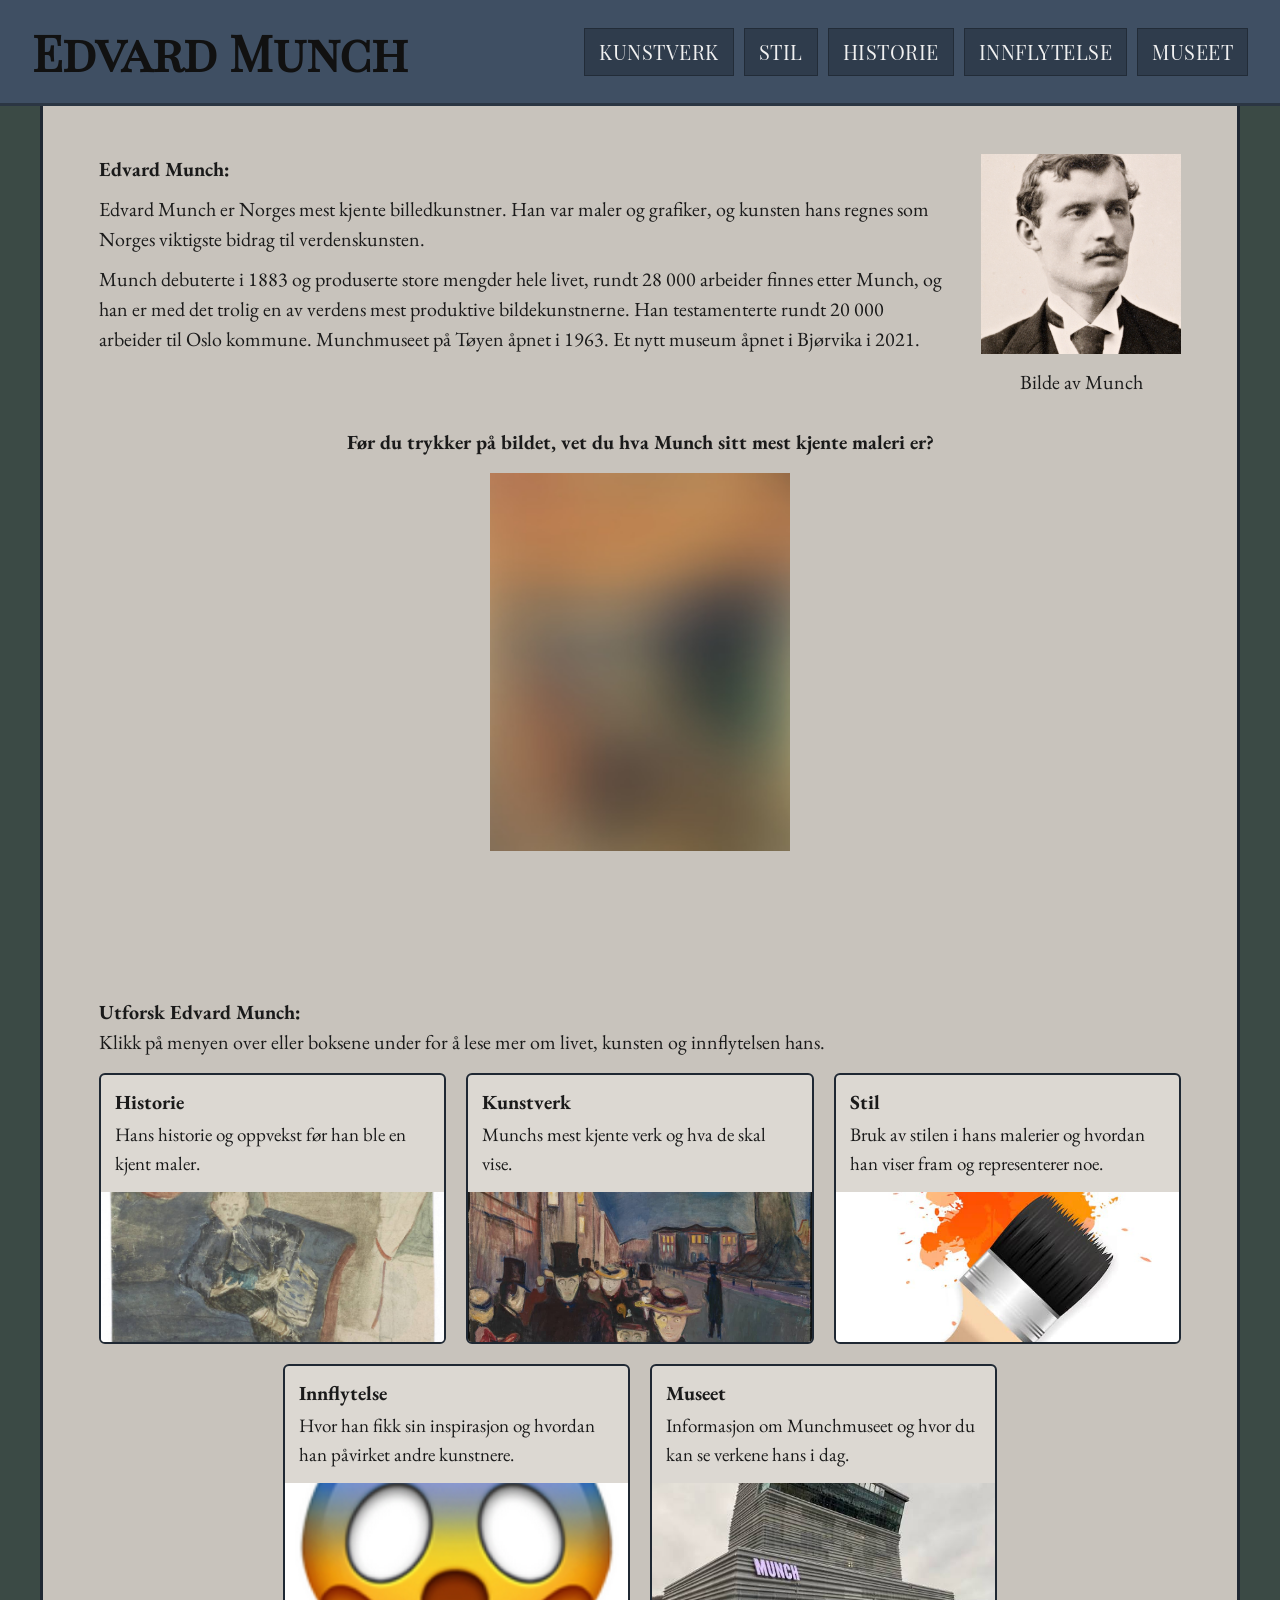
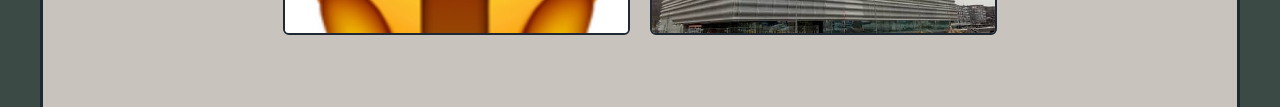
<file: index.html>
<!DOCTYPE html>
<html lang="no">
<head>
  <meta charset="UTF-8">
  <meta name="viewport" content="width=device-width, initial-scale=1.0">
  <title>Edvard Munch forsiden</title>
  <link rel="stylesheet" href="style.css">
</head>
<body>

  <header>
    <a href="index.html" class="tittel">Edvard Munch</a>
    <nav>
      <a href="kunstverk.html">KUNSTVERK</a>
      <a href="stil.html">STIL</a>
      <a href="historie.html">HISTORIE</a>
      <a href="innflytelse.html">INNFLYTELSE</a>
      <a href="museet.html">MUSEET</a>
    </nav>
  </header>

  

  <main>
      
    
  <div class="intro-Munch">
    <div class="forside-intro-tekst">
      <h1>Edvard Munch:</h1>
      <p>Edvard Munch er Norges mest kjente billedkunstner. Han var maler og grafiker, og kunsten hans regnes som Norges viktigste bidrag til verdenskunsten.</p>
      <p>Munch debuterte i 1883 og produserte store mengder hele livet, rundt 28 000 arbeider finnes etter Munch, og han er med det trolig en av verdens mest produktive bildekunstnerne. Han testamenterte rundt 20 000 arbeider til Oslo kommune. Munchmuseet på Tøyen åpnet i 1963. Et nytt museum åpnet i Bjørvika i 2021.</p>
    </div>

    <div class="introBilde">
      <img src="bilder/forside/munchBilde.png" alt="Bilde av Edvard Munch">
      <p>Bilde av Munch</p>
    </div>
  </div>
     
  <br>


<div class="skrik-boks">
  <input type="checkbox" id="visSkrik" autocomplete="off"> <!-- KI: autocomplete fikk jeg hjelp av KI å lage siden den ville ikke starte på det uskarpe bildet når du refreshet siden-->

  <div class="uskarpBilde">
    <h2>Før du trykker på bildet, vet du hva Munch sitt mest kjente maleri er?</h2>
    <label for="visSkrik">
      <img src="bilder/forside/uskarptSkrik.jpg" alt="Et uskarpt bilde av Skrik">
    </label>
  </div>

  <div class="SkrikBilde">
    <h2>Stemmer: Skrik av Edvard Munch &#40;1893&#41;</h2>
    <img src="bilder/kunstverk/skrik.jpg" alt="Maleriet Skrik av Edvard Munch">
    <p>Skrik er Edvard Munchs mest kjente verk og et av verdens mest ikoniske malerier. Munch lagde fire versjoner av motivet mellom 1893 og 1910, inspirert av en intens opplevelse han hadde på en spasertur ved Ekeberg i Oslo da himmelen plutselig ble blodrød. Motivet uttrykker sterk angst og uro, og i dag kan du se originalversjoner av verket på både Nasjonalmuseet og Munchmuseet i Oslo.</p>
  </div>
</div>

<div class="avslutning">
<h2>Utforsk Edvard Munch:</h2>
<p>Klikk på menyen over eller boksene under for å lese mer om livet, kunsten og innflytelsen hans.</p>

  <div class="tema-bokser">
    <a href="historie.html" class="tema-boks">
      <h3>Historie</h3>
      <p>Hans historie og oppvekst før han ble en kjent maler.</p>
      <img src="bilder/forside/munchBarndomBilde.jpg" alt="Edvard Munch historie">
    </a>

    <a href="kunstverk.html" class="tema-boks">
      <h3>Kunstverk</h3>
      <p>Munchs mest kjente verk og hva de skal vise.</p>
      <img src="bilder/kunstverk/AftenKarlJohan.jpg" alt="Munchs kunstverk">
    </a>

    <a href="stil.html" class="tema-boks">
      <h3>Stil</h3>
      <p>Bruk av stilen i hans malerier og hvordan han viser fram og representerer noe.</p>
      <img src="bilder/forside/brush.jpg" alt="Munchs malestil">
    </a>

    <a href="innflytelse.html" class="tema-boks">
      <h3>Innflytelse</h3>
      <p>Hvor han fikk sin inspirasjon og hvordan han påvirket andre kunstnere.</p>
      <img src="bilder/innflytelse/emoji.png" alt="Munchs innflytelse">
    </a>

    <a href="museet.html" class="tema-boks">
      <h3>Museet</h3>
      <p>Informasjon om Munchmuseet og hvor du kan se verkene hans i dag.</p>
      <img src="bilder/forside/munchMuseet.jpg" alt="Munchmuseet">
    </a>
  </div>
</div>

  </main>



</body>
</html>
</file>
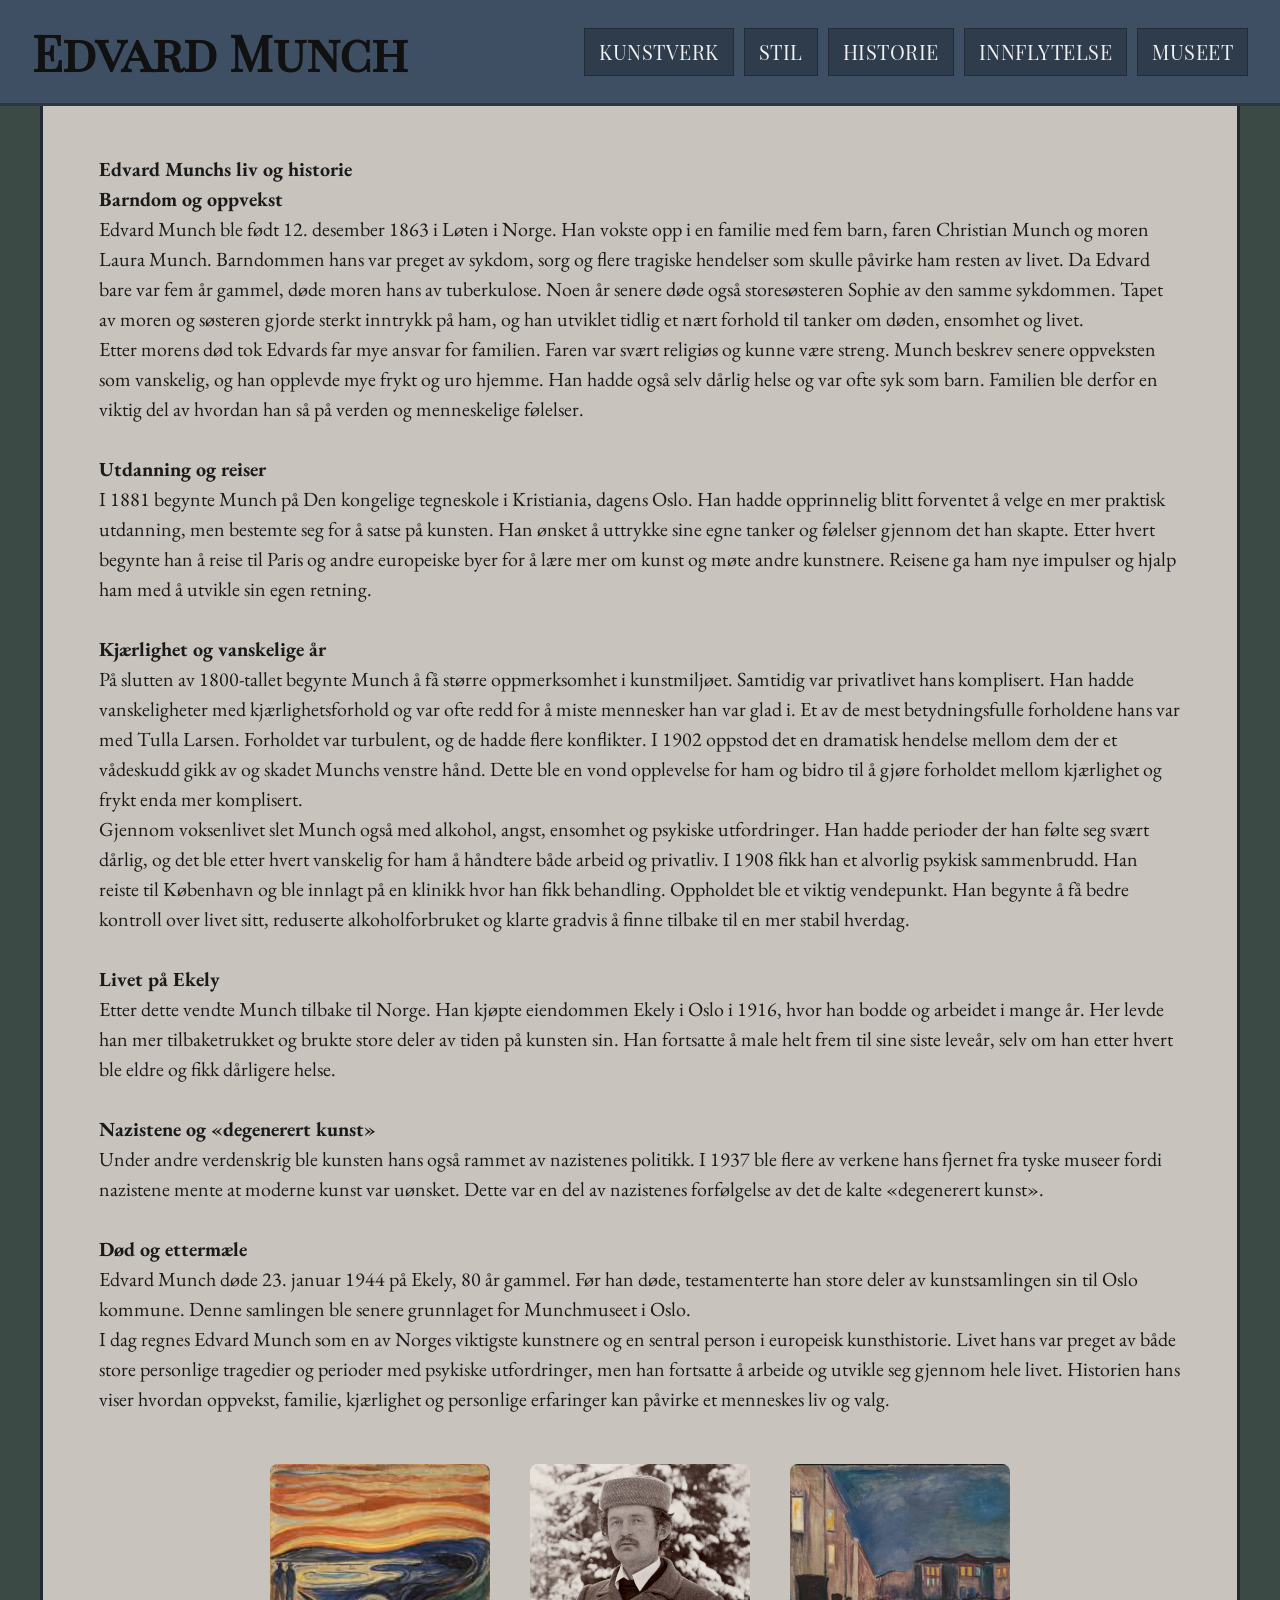
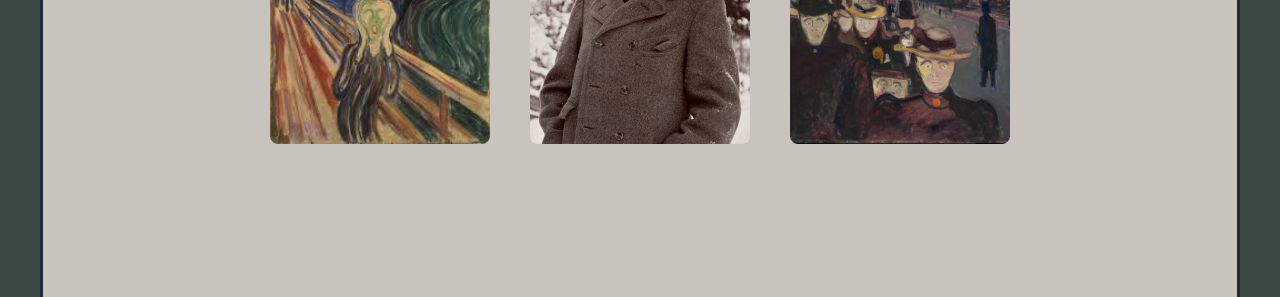
<file: historie.html>
<!DOCTYPE html>
<html lang="no">
<head>
  <meta charset="UTF-8">
  <meta name="viewport" content="width=device-width, initial-scale=1.0">
  <title>Edvard Munch</title>
  <link rel="stylesheet" href="style.css">
</head>
<body>

  <header>
    <a href="index.html" class="tittel">Edvard Munch</a>
    <nav>
      <a href="kunstverk.html">KUNSTVERK</a>
      <a href="stil.html">STIL</a>
      <a href="historie.html">HISTORIE</a>
      <a href="innflytelse.html">INNFLYTELSE</a>
      <a href="museet.html">MUSEET</a>
    </nav>
  </header>

  
    <main class="innhold">
            
        <section>
            <h2>Edvard Munchs liv og historie</h2>

            <section>
                <h3>Barndom og oppvekst</h3>
                <p>Edvard Munch ble født 12. desember 1863 i Løten i Norge. Han vokste opp i en familie med fem barn, faren Christian Munch og moren Laura Munch. Barndommen hans var preget av sykdom, sorg og flere tragiske hendelser som skulle påvirke ham resten av livet. Da Edvard bare var fem år gammel, døde moren hans av tuberkulose. Noen år senere døde også storesøsteren Sophie av den samme sykdommen. Tapet av moren og søsteren gjorde sterkt inntrykk på ham, og han utviklet tidlig et nært forhold til tanker om døden, ensomhet og livet.</p>
                <p>Etter morens død tok Edvards far mye ansvar for familien. Faren var svært religiøs og kunne være streng. Munch beskrev senere oppveksten som vanskelig, og han opplevde mye frykt og uro hjemme. Han hadde også selv dårlig helse og var ofte syk som barn. Familien ble derfor en viktig del av hvordan han så på verden og menneskelige følelser.</p>
            </section>

            <br>

            <section>
                <h3>Utdanning og reiser</h3>
                <p>I 1881 begynte Munch på Den kongelige tegneskole i Kristiania, dagens Oslo. Han hadde opprinnelig blitt forventet å velge en mer praktisk utdanning, men bestemte seg for å satse på kunsten. Han ønsket å uttrykke sine egne tanker og følelser gjennom det han skapte. Etter hvert begynte han å reise til Paris og andre europeiske byer for å lære mer om kunst og møte andre kunstnere. Reisene ga ham nye impulser og hjalp ham med å utvikle sin egen retning.</p>
            </section>

            <br>

            <section>
                <h3>Kjærlighet og vanskelige år</h3>
                <p>På slutten av 1800-tallet begynte Munch å få større oppmerksomhet i kunstmiljøet. Samtidig var privatlivet hans komplisert. Han hadde vanskeligheter med kjærlighetsforhold og var ofte redd for å miste mennesker han var glad i. Et av de mest betydningsfulle forholdene hans var med Tulla Larsen. Forholdet var turbulent, og de hadde flere konflikter. I 1902 oppstod det en dramatisk hendelse mellom dem der et vådeskudd gikk av og skadet Munchs venstre hånd. Dette ble en vond opplevelse for ham og bidro til å gjøre forholdet mellom kjærlighet og frykt enda mer komplisert.</p>
                <p>Gjennom voksenlivet slet Munch også med alkohol, angst, ensomhet og psykiske utfordringer. Han hadde perioder der han følte seg svært dårlig, og det ble etter hvert vanskelig for ham å håndtere både arbeid og privatliv. I 1908 fikk han et alvorlig psykisk sammenbrudd. Han reiste til København og ble innlagt på en klinikk hvor han fikk behandling. Oppholdet ble et viktig vendepunkt. Han begynte å få bedre kontroll over livet sitt, reduserte alkoholforbruket og klarte gradvis å finne tilbake til en mer stabil hverdag.</p>
            </section>

            <br>

            <section>
                <h3>Livet på Ekely</h3>
                <p>Etter dette vendte Munch tilbake til Norge. Han kjøpte eiendommen Ekely i Oslo i 1916, hvor han bodde og arbeidet i mange år. Her levde han mer tilbaketrukket og brukte store deler av tiden på kunsten sin. Han fortsatte å male helt frem til sine siste leveår, selv om han etter hvert ble eldre og fikk dårligere helse.</p>
            </section>

            <br>

            <section>
                <h3>Nazistene og «degenerert kunst»</h3>
                <p>Under andre verdenskrig ble kunsten hans også rammet av nazistenes politikk. I 1937 ble flere av verkene hans fjernet fra tyske museer fordi nazistene mente at moderne kunst var uønsket. Dette var en del av nazistenes forfølgelse av det de kalte «degenerert kunst».</p>
            </section>

            <br>

            <section>
                <h3>Død og ettermæle</h3>
                <p>Edvard Munch døde 23. januar 1944 på Ekely, 80 år gammel. Før han døde, testamenterte han store deler av kunstsamlingen sin til Oslo kommune. Denne samlingen ble senere grunnlaget for Munchmuseet i Oslo.</p>
                <p>I dag regnes Edvard Munch som en av Norges viktigste kunstnere og en sentral person i europeisk kunsthistorie. Livet hans var preget av både store personlige tragedier og perioder med psykiske utfordringer, men han fortsatte å arbeide og utvikle seg gjennom hele livet. Historien hans viser hvordan oppvekst, familie, kjærlighet og personlige erfaringer kan påvirke et menneskes liv og valg.</p>
            </section>
        </section>
            
  <div class="bilde-rad">
    <img src="bilder/kunstverk/skrik.jpg" alt="Maleriet Skrik av Edvard Munch">

  <!-- Klikk-animasjonen på signaturen er laget med hjelp av KI  -->
  <div class="signatur-boks" tabindex="0">
    <img src="bilder/historie/edvard-munch.jpg" alt="Portrett av Edvard Munch">
    <img src="bilder/historie/signatur.png" alt="Edvard Munchs signatur" class="signatur">
  </div>

  <img src="bilder/kunstverk/AftenKarlJohan.jpg" alt="Maleriet Aften på Karl Johan av Edvard Munch">
</div>
    
    
    </main>

    

</body>
</html>
</file>
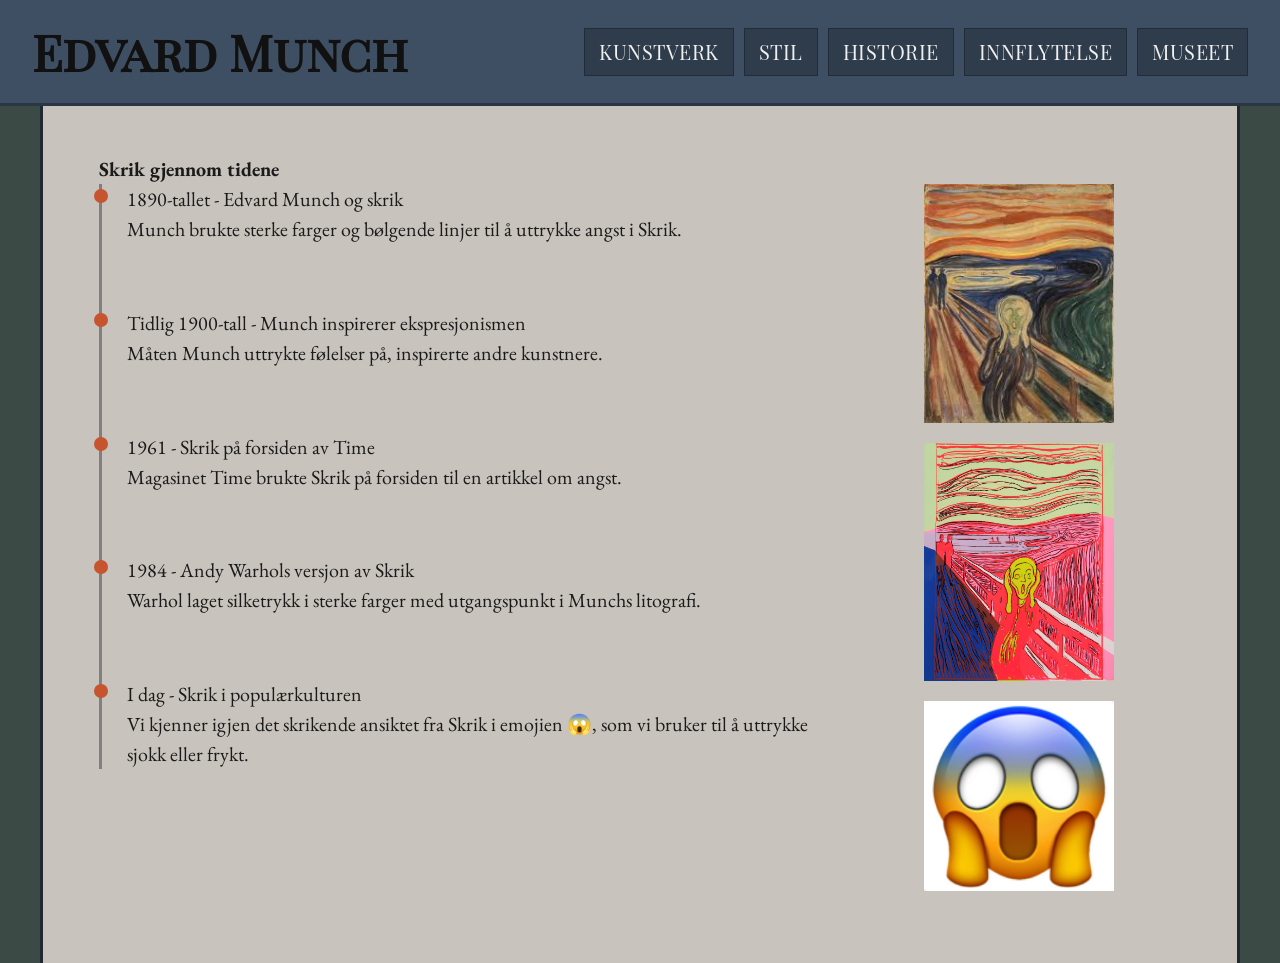
<file: innflytelse.html>
<!DOCTYPE html>
<html lang="no">
<head>
  <meta charset="UTF-8">
  <meta name="viewport" content="width=device-width, initial-scale=1.0">
  <title>Edvard Munch</title>
  <link rel="stylesheet" href="style.css">
</head>
<body>
 <header>
    <a href="index.html" class="tittel">Edvard Munch</a>
    <nav>
        <a href="kunstverk.html">KUNSTVERK</a>
        <a href="stil.html">STIL</a>
        <a href="historie.html">HISTORIE</a>
        <a href="innflytelse.html">INNFLYTELSE</a>
        <a href="museet.html">MUSEET</a>
    </nav>
  </header>


    <main>
      <h1>Skrik gjennom tidene</h1>
      
      <div class="tidslinje-layout">
  <!-- Første punkt-->    
<div class = "tidslinje">
  <span class="prikk">
    <span class ="tidslinje-tekst"> 1890-tallet - Edvard Munch og skrik<br>
      Munch brukte sterke farger og bølgende linjer til å uttrykke angst i Skrik.</span>
  </span>

   <!-- Andre punkt-->   
  <span class="prikk">
  <span class="tidslinje-tekst">
    Tidlig 1900-tall - Munch inspirerer ekspresjonismen<br>
    Måten Munch uttrykte følelser på, inspirerte andre kunstnere.
  </span>
  </span>

   <!-- Tredje punkt-->   
  <span class="prikk">
    <span class="tidslinje-tekst">
      1961 - Skrik på forsiden av Time <br>
      Magasinet Time brukte Skrik på forsiden til en artikkel om angst.
    </span>
  </span>

 <!-- Fjerde punkt-->   
  <span class="prikk">
    <span class="tidslinje-tekst">
      1984 - Andy Warhols versjon av Skrik<br>
      Warhol laget silketrykk i sterke farger med utgangspunkt i Munchs litografi.
    </span>
  </span>

   <!-- Femte punkt-->   
  <span class="prikk">
    <span class="tidslinje-tekst">
      I dag - Skrik i populærkulturen<br>
      Vi kjenner igjen det skrikende ansiktet fra Skrik i emojien  😱, 
      som vi bruker til å uttrykke sjokk eller frykt.
    </span>
  </span>



</div>
 <div class="tidslinje-bilder">
  <img src="bilder/kunstverk/skrik.jpg" alt ="Skrik av Edvard Munch">
  <img src="bilder/innflytelse/warhol.jpg" alt ="Andy Warhols versjon av skrik">
  <img src="bilder/innflytelse/emoji.png" alt = "Emoji med et skrikende ansikt">
 </div>
  </div>

</main>
  

</body>
</html>
</file>
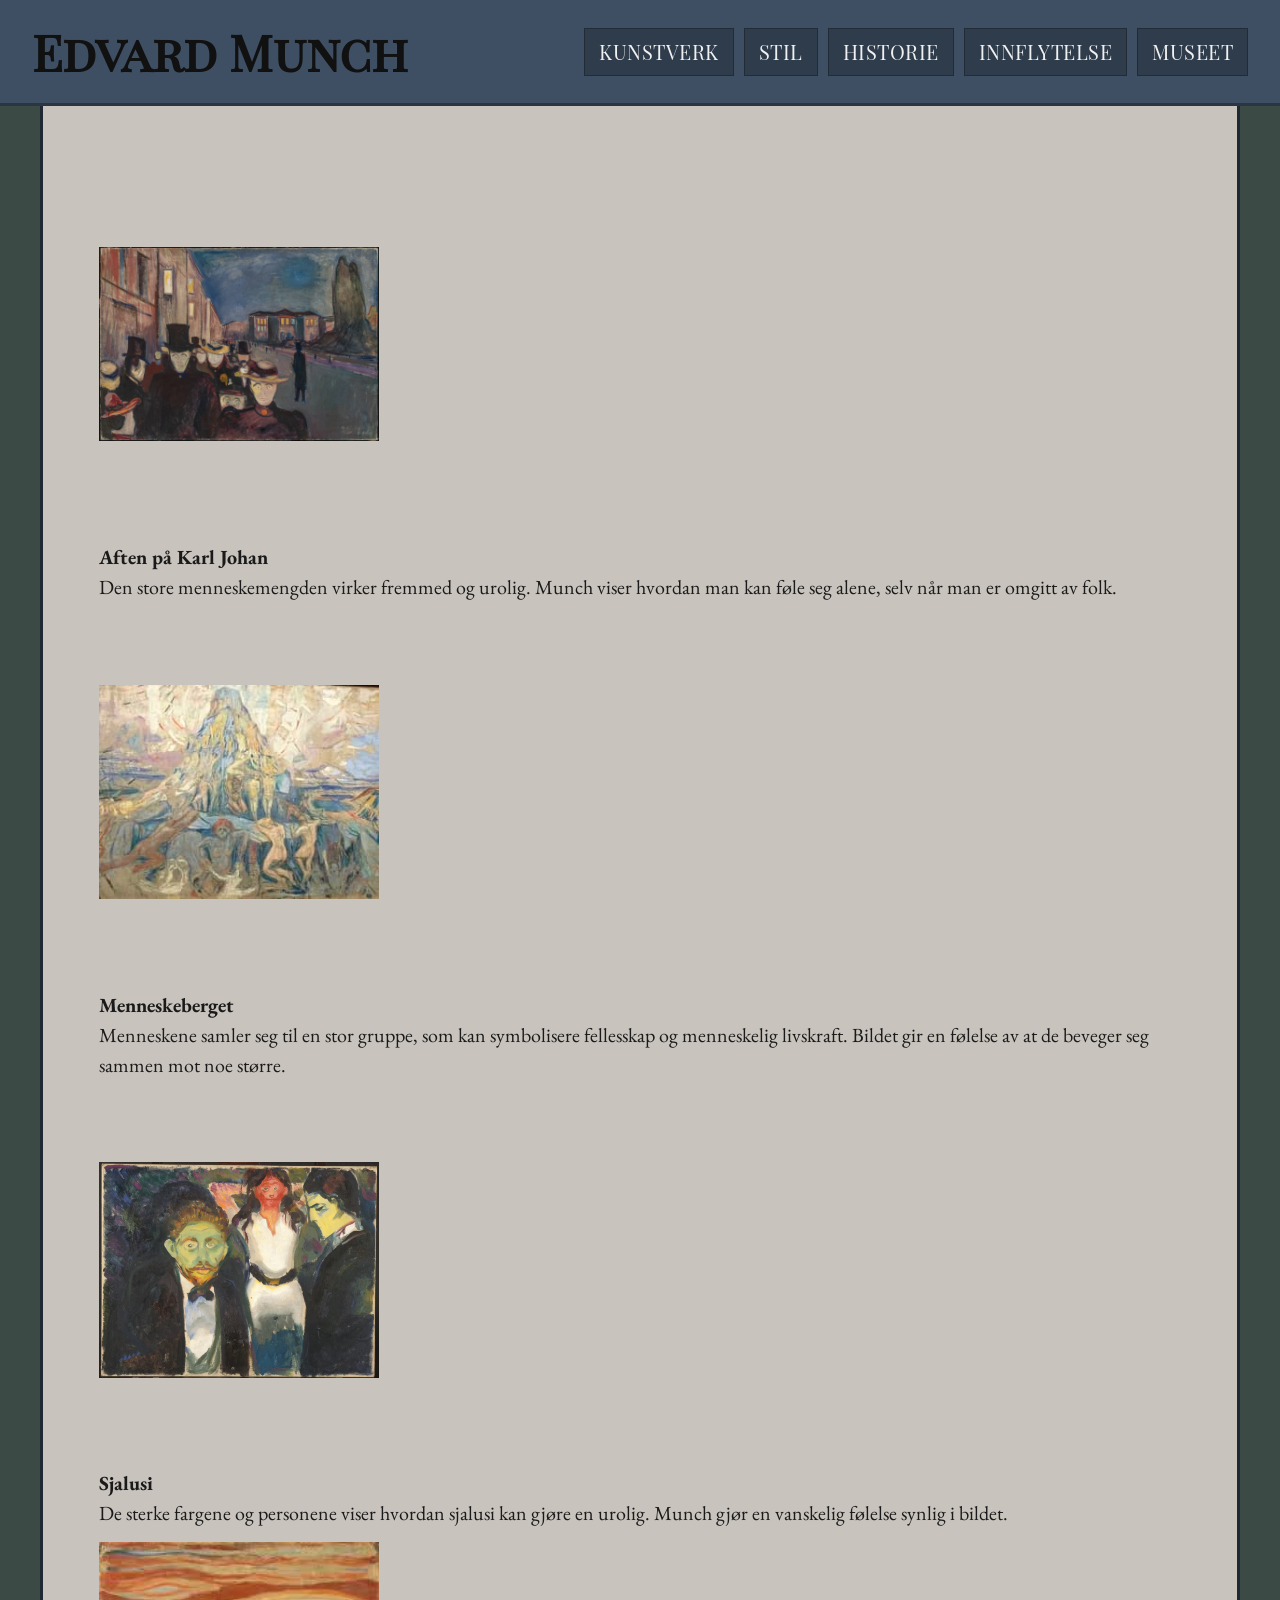
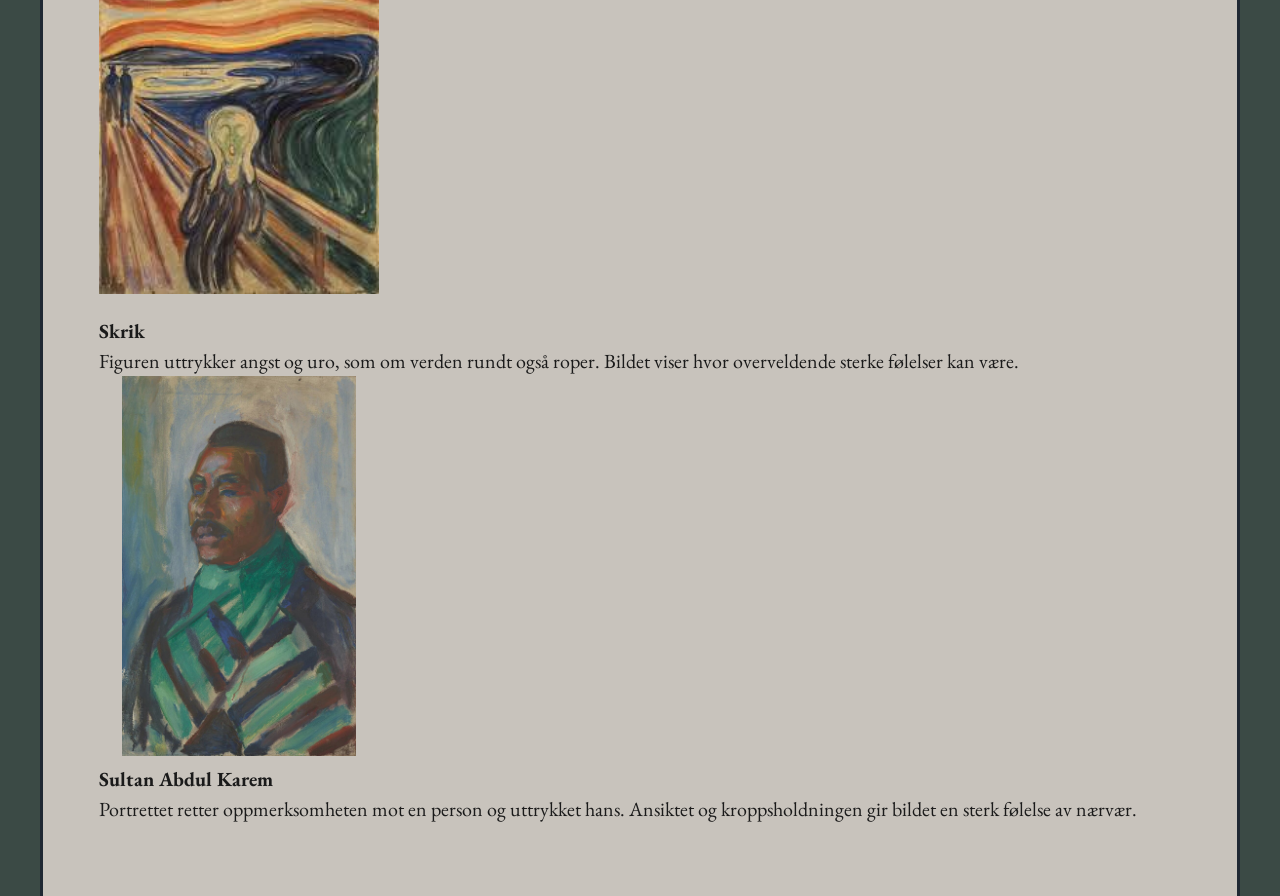
<file: kunstverk.html>
<!DOCTYPE html>
<html lang="no">
<head>
  <meta charset="UTF-8">
  <meta name="viewport" content="width=device-width, initial-scale=1.0">
  <title>Edvard Munch</title>
  <link rel="stylesheet" href="style.css">
</head>
<body>


  <header>
    <a href="index.html" class="tittel">Edvard Munch</a>
    <nav>
      <a href="kunstverk.html">KUNSTVERK</a>
      <a href="stil.html">STIL</a>
      <a href="historie.html">HISTORIE</a>
      <a href="innflytelse.html">INNFLYTELSE</a>
      <a href="museet.html">MUSEET</a>
    </nav>
  </header>


  <main>
  <div class="kunstverk-liste">

    <div class="kunstverk">
      <img src="bilder/kunstverk/AftenKarlJohan.jpg" alt="Aften på Karl Johan">
      <div class="tekst">
        <h2>Aften på Karl Johan</h2>
        <p>Den store menneskemengden virker fremmed og urolig. Munch viser hvordan man kan føle seg alene, selv når man er omgitt av folk.</p>
      </div>
    </div>

    <div class="kunstverk">
      <img src="bilder/kunstverk/menneskeberget.jpg" alt="Menneskeberget">
      <div class="tekst">
        <h2>Menneskeberget</h2>
        <p>Menneskene samler seg til en stor gruppe, som kan symbolisere fellesskap og menneskelig livskraft. Bildet gir en følelse av at de beveger seg sammen mot noe større.</p>
      </div>
    </div>

    <div class="kunstverk">
      <img src="bilder/kunstverk/Sjalusi.jpg" alt="Sjalusi">
      <div class="tekst">
        <h2>Sjalusi</h2>
        <p>De sterke fargene og personene viser hvordan sjalusi kan gjøre en urolig. Munch gjør en vanskelig følelse synlig i bildet.</p>
      </div>
    </div>

    <div class="kunstverk">
      <img src="bilder/kunstverk/skrik.jpg" alt="Skrik">
      <div class="tekst">
        <h2>Skrik</h2>
        <p>Figuren uttrykker angst og uro, som om verden rundt også roper. Bildet viser hvor overveldende sterke følelser kan være.</p>
      </div>
    </div>

    <div class="kunstverk">
      <img src="bilder/kunstverk/SultanKarem.jpg" alt="Sultan Abdul Karem">
      <div class="tekst">
        <h2>Sultan Abdul Karem</h2>
        <p>Portrettet retter oppmerksomheten mot en person og uttrykket hans. Ansiktet og kroppsholdningen gir bildet en sterk følelse av nærvær.</p>
      </div>
    </div>

  </div>
</main>

</body>
</html>
</file>
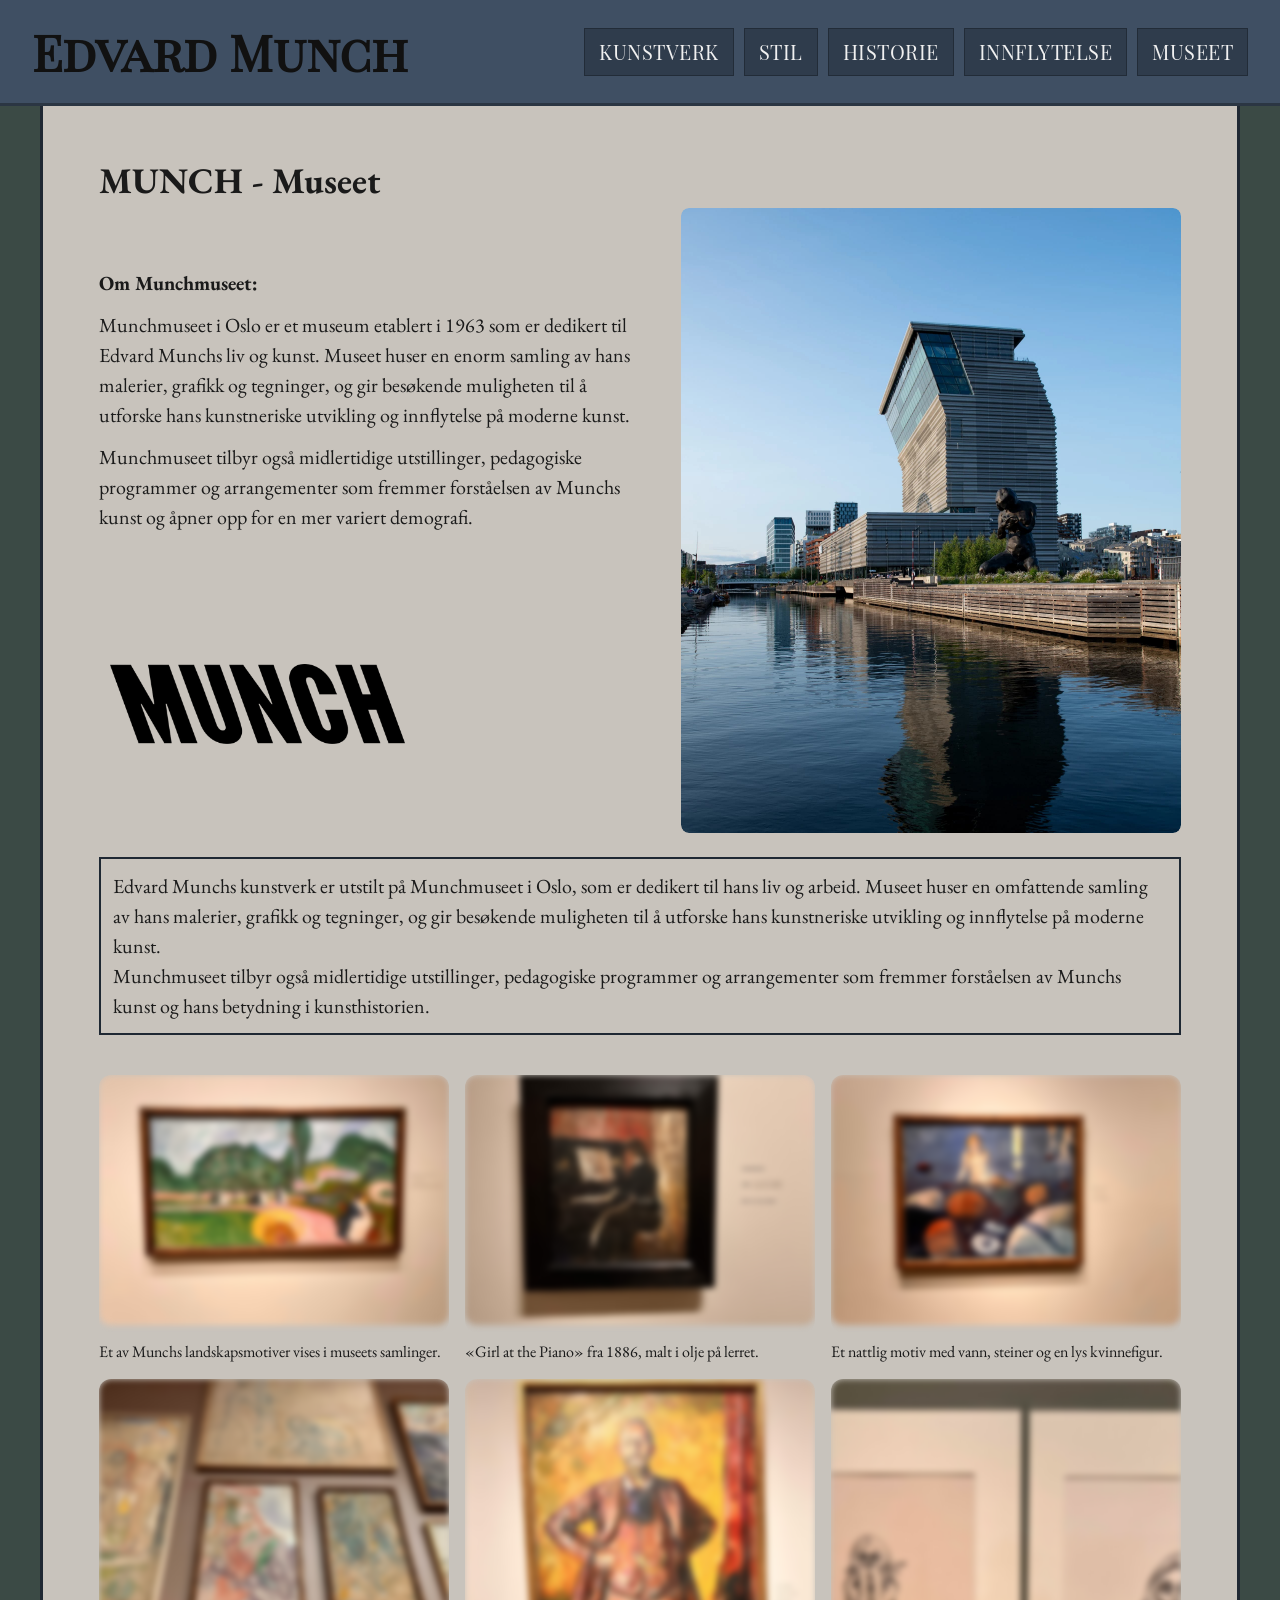
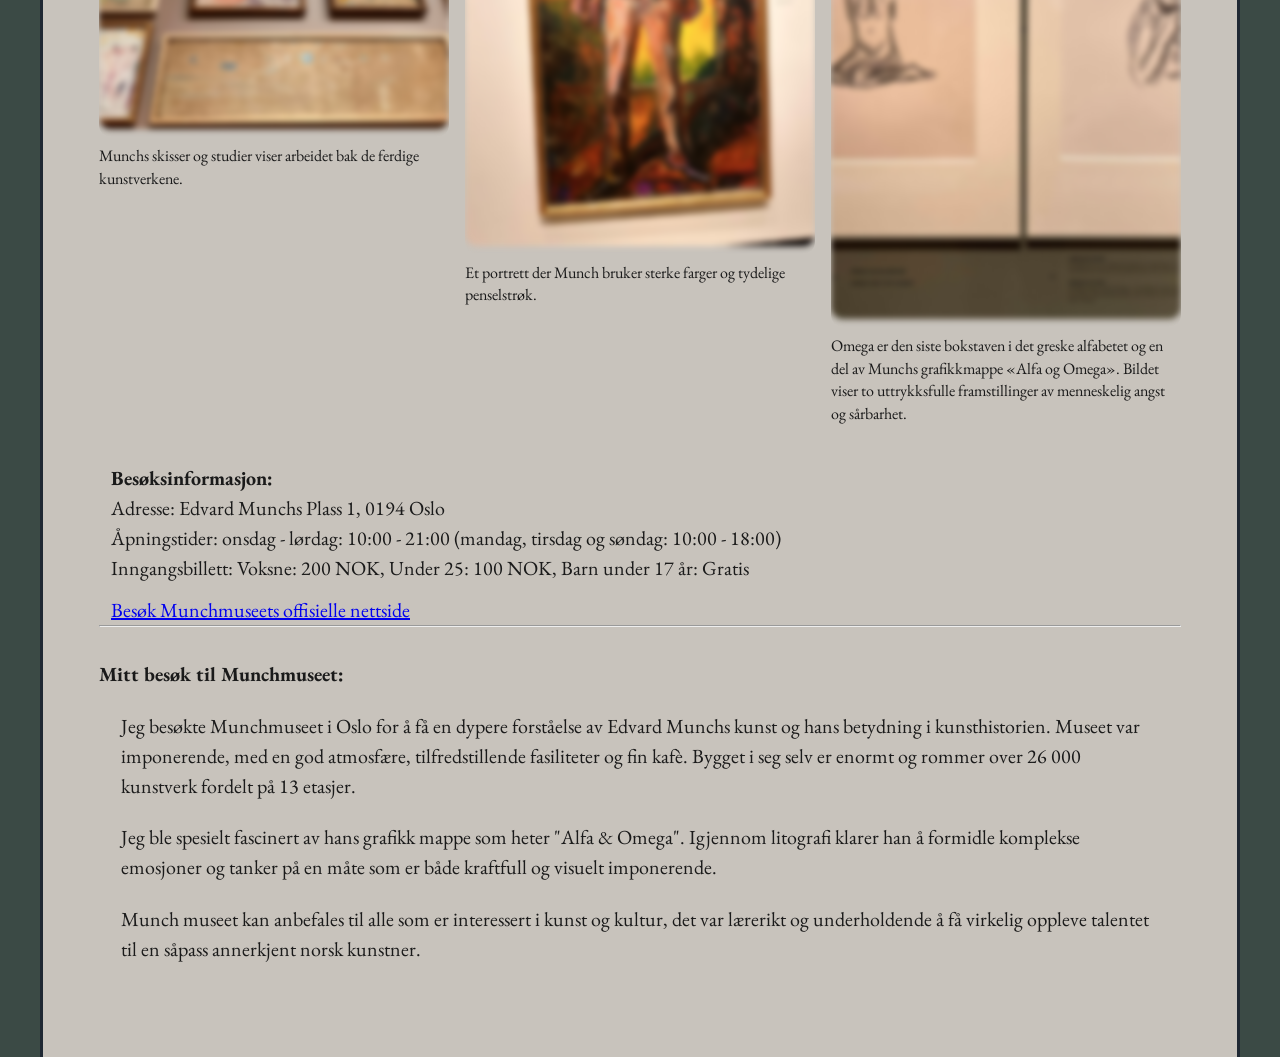
<file: museet.html>
<!DOCTYPE html>
<html lang="no">
<head>
  <meta charset="UTF-8">
  <meta name="viewport" content="width=device-width, initial-scale=1.0">
  <title>Edvard Munch</title>
    <link rel="stylesheet" href="style.css">
</head>
<body>

  <header>
    <a href="index.html" class="tittel">Edvard Munch</a>
    <nav>
      <a href="kunstverk.html">KUNSTVERK</a>
      <a href="stil.html">STIL</a>
      <a href="historie.html">HISTORIE</a>
      <a href="innflytelse.html">INNFLYTELSE</a>
      <a href="museet.html">MUSEET</a>
    </nav>
  </header>



    <main>
      <h1 id="museum-title">MUNCH - Museet</h1>
      <section class="introMunch">
        <div class="museum-intro-tekst">
          
          <h2>Om Munchmuseet:</h2>
          <p>
            Munchmuseet i Oslo er et museum etablert i 1963 som er dedikert til Edvard Munchs liv og
            kunst. Museet huser en enorm samling av hans malerier, grafikk og
            tegninger, og gir besøkende muligheten til å utforske hans kunstneriske
            utvikling og innflytelse på moderne kunst. </p>
          <p>Munchmuseet tilbyr også midlertidige utstillinger, pedagogiske programmer og arrangementer som fremmer forståelsen av Munchs kunst og åpner opp for en mer variert demografi.</p>
        </div>
          <img id="munch-logo" src="bilder/museet/munchLogo.png" alt="Munchmuseet logo">
          <div class="intro-bilde">
          <img id="museum-bilde" src="bilder/museet/munchmuseet.jpg" alt="Munchmuseet i Oslo">
          <p>Foto: Munchmuseet i Oslo</p>
         </div>
       
      </section>
      
      <section class="photo-section">
      <div class="content-section">
        <p>Edvard Munchs kunstverk er utstilt på Munchmuseet i Oslo, som er dedikert til hans liv og arbeid. Museet huser en omfattende samling av hans malerier, grafikk og tegninger, og gir besøkende muligheten til å utforske hans kunstneriske utvikling og innflytelse på moderne kunst.</p>
        <p>Munchmuseet tilbyr også midlertidige utstillinger, pedagogiske programmer og arrangementer som fremmer forståelsen av Munchs kunst og hans betydning i kunsthistorien.</p>
      </div>
      <div>

          <div class="museum-photos">
            <div>
              <a href="bilder/museet/museum1.jpg" target="_blank" rel="noopener noreferrer"><img id="museum-photo1" src="bilder/museet/museum1.jpg" alt="Munch-maleri med mennesker i et grønt landskap"></a>
              <p class="photo-tekst">Et av Munchs landskapsmotiver vises i museets samlinger.</p>
            </div>
            <div>
              <a href="bilder/museet/museum2.jpg" target="_blank" rel="noopener noreferrer"><img id="museum-photo2" src="bilder/museet/museum2.jpg" alt="Maleri av Girl at the Piano fra 1886"></a>
              <p class="photo-tekst">«Girl at the Piano» fra 1886, malt i olje på lerret.</p>
            </div>
            <div>
              <a href="bilder/museet/museum3.jpg" target="_blank" rel="noopener noreferrer"><img id="museum-photo3" src="bilder/museet/museum3.jpg" alt="Maleri av en kvinne i vannet i måneskinn"></a>
              <p class="photo-tekst">Et nattlig motiv med vann, steiner og en lys kvinnefigur.</p>
            </div>
            <div>
              <a href="bilder/museet/museum4.jpg" target="_blank" rel="noopener noreferrer"><img id="museum-photo4" src="bilder/museet/museum4.jpg" alt="Utstilling av Munchs skisser og studier"></a>
              <p class="photo-tekst">Munchs skisser og studier viser arbeidet bak de ferdige kunstverkene.</p>
            </div>
            <div>
              <a href="bilder/museet/museum5.jpg" target="_blank" rel="noopener noreferrer"><img id="museum-photo5" src="bilder/museet/museum5.jpg" alt="Portrett av en mann i rød jakke"></a>
              <p class="photo-tekst">Et portrett der Munch bruker sterke farger og tydelige penselstrøk.</p>
            </div>
            <div>
              <a href="bilder/museet/museum6.jpg" target="_blank" rel="noopener noreferrer"><img id="museum-photo6" src="bilder/museet/museum6.jpg" alt="Grafikk av omega"></a>
              <p class="photo-tekst">Omega er den siste bokstaven i det greske alfabetet og en del av Munchs grafikkmappe «Alfa og Omega». Bildet viser to uttrykksfulle framstillinger av menneskelig angst og sårbarhet.</p>
            </div>

      </div>
        </div>
       
      </section>

      <section class="visiting-info">
        <h2>Besøksinformasjon:</h2>
        <p>Adresse: Edvard Munchs Plass 1, 0194 Oslo</p>
        <p>Åpningstider: onsdag - lørdag: 10:00 - 21:00 (mandag, tirsdag og søndag: 10:00 - 18:00)</p>
        <p>Inngangsbillett: Voksne: 200 NOK, Under 25: 100 NOK, Barn under 17 år: Gratis</p>
      </section>
      <span class="museum-website-link">
        <a href="error.html" target="_blank" rel="noopener noreferrer">Besøk Munchmuseets offisielle nettside</a>
      </span>

      <hr class="section-divider">

      <div class="eget-besøk">
        <h2>Mitt besøk til Munchmuseet:</h2>
        <p>Jeg besøkte Munchmuseet i Oslo for å få en dypere forståelse av Edvard Munchs kunst og hans betydning i kunsthistorien. Museet var imponerende, med en god atmosfære, tilfredstillende fasiliteter og fin kafè.
            Bygget i seg selv er enormt og rommer over 26 000 kunstverk fordelt på 13 etasjer.</p>
        <p>Jeg ble spesielt fascinert av hans grafikk mappe som heter "Alfa & Omega". Igjennom litografi klarer han å formidle komplekse emosjoner og tanker på en måte som er både kraftfull og visuelt imponerende.</p>
        <p>Munch museet kan anbefales til alle som er interessert i kunst og kultur, det var lærerikt og underholdende å få virkelig oppleve talentet til en såpass annerkjent norsk kunstner.</p>
      
      </div>
    </main>

    

</body>
</html>

<!-- Jeg har brukt AI til å få CSS-forklaringer og
 forslag til plassering av tekst og bilder,
 rydde og strukturere CSS-en,
 og få hjelp med museets layout og klassenavn.-->
</file>
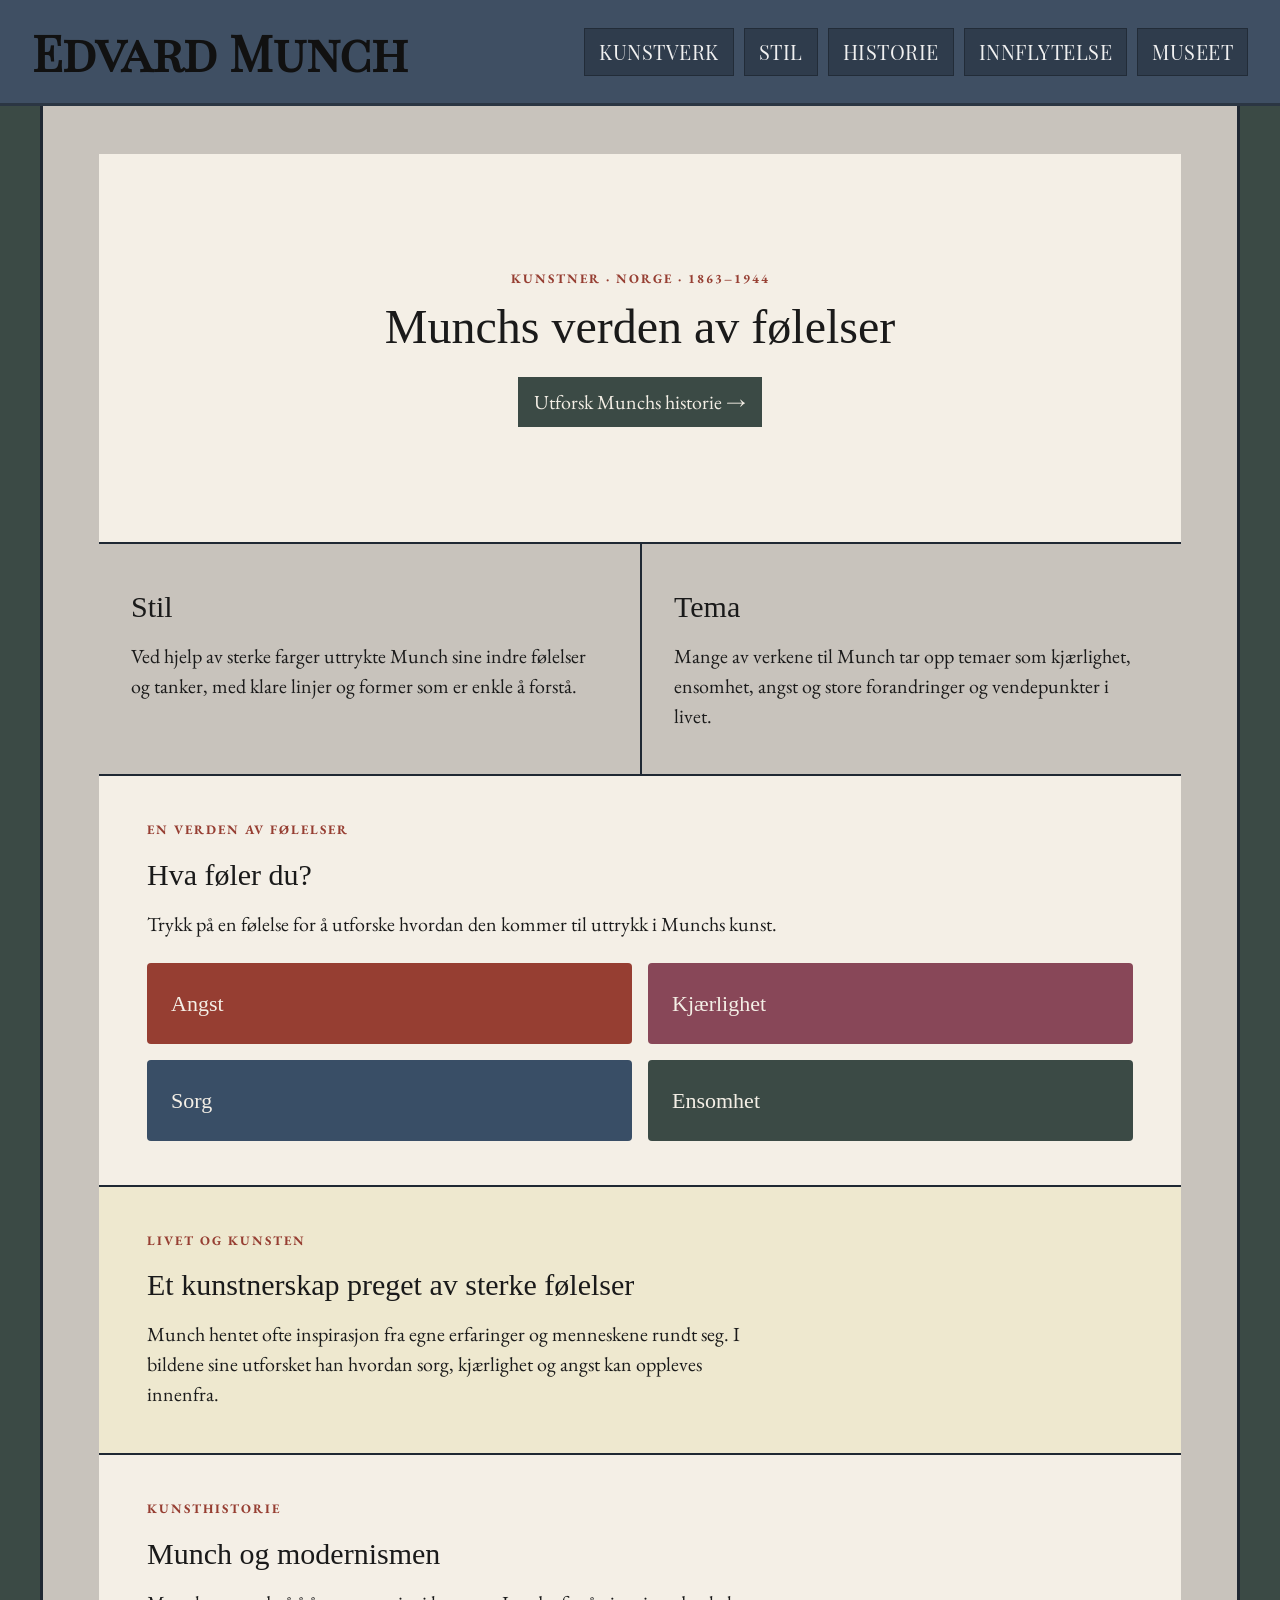
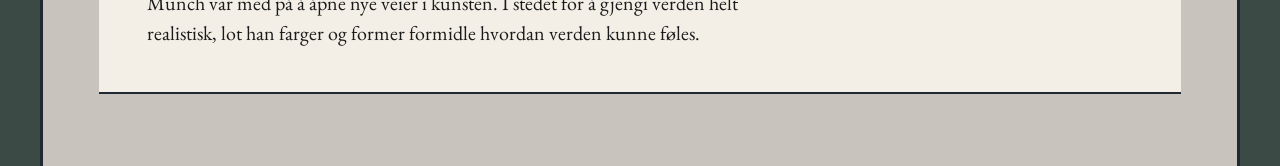
<file: stil.html>
<!DOCTYPE html>
<html lang="no">

<head>
    <meta charset="UTF-8">
    <meta name="viewport" content="width=device-width, initial-scale=1.0">
    <meta name="description" content="Utforsk Edvard Munch, kunsten hans og modernismen.">
    <title>Munchs verden av følelser</title>
    <link rel="stylesheet" href="style.css">
</head>

<body>

    <header>
        <a href="index.html" class="tittel">Edvard Munch</a>
        <nav>
            <a href="kunstverk.html">KUNSTVERK</a>
            <a href="stil.html">STIL</a>
            <a href="historie.html">HISTORIE</a>
            <a href="innflytelse.html">INNFLYTELSE</a>
            <a href="museet.html">MUSEET</a>
        </nav>
    </header>

    
        <main>

            <!-- Introduksjon -->
            <section class="introStil" aria-labelledby="sidetittel">
                <p class="overlinje">
                    Kunstner · Norge · 1863–1944
                </p>

                <h1 id="sidetittel">
                    Munchs verden av følelser
                </h1>

                <a class="les-mer" href="historie.html">
                    Utforsk Munchs historie
                    <span aria-hidden="true">→</span>
                </a>
            </section>

            <!-- Temakort -->
            <section class="temaer" aria-label="Temaer i Munchs kunst">
                <article class="temakort">
                    <h2>Stil</h2>
                    <p>
                        Ved hjelp av sterke farger uttrykte Munch sine indre følelser og tanker, med klare linjer og former som er enkle å forstå.
                    </p>
                </article>

                <article class="temakort">
                    <h2>Tema</h2>
                    <p>
                        Mange av verkene til Munch tar opp temaer som kjærlighet, ensomhet, angst og store forandringer og vendepunkter i livet.
                    </p>
                </article>
            </section>

            <!-- Interaktive følelseskort -->
    <section class="folelser" aria-labelledby="folelser-tittel">
        <p class="overlinje">
            En verden av følelser
        </p>

        <h2 id="folelser-tittel">
            Hva føler du?
        </h2>

        <p class="folelser-intro">
            Trykk på en følelse for å utforske hvordan den kommer til uttrykk i Munchs kunst.
        </p>

          <div class="folelseskort-container">

    <div class="folelseskort angst">
        <input type="checkbox" id="kort-angst" class="kort-toggle">
        <label for="kort-angst" class="kort-tittel">Angst</label>
        <p>
            Gjennom sterke farger og urolige linjer uttrykte Munch frykt og indre uro. Skrik er et kjent eksempel på dette.
        </p>
    </div>

    <div class="folelseskort kjaerlighet">
        <input type="checkbox" id="kort-kjaerlighet" class="kort-toggle">
        <label for="kort-kjaerlighet" class="kort-tittel">Kjærlighet</label>
        <p>
            Munch utforsket kjærlighetens nærhet, sårbarhet og smerte gjennom kunsten.
        </p>
    </div>

    <div class="folelseskort sorg">
        <input type="checkbox" id="kort-sorg" class="kort-toggle">
        <label for="kort-sorg" class="kort-tittel">Sorg</label>
        <p>
            Tap og sykdom preget Munchs liv og ble viktige motiver i flere av kunstverkene hans.
        </p>
    </div>

    <div class="folelseskort ensomhet">
        <input type="checkbox" id="kort-ensomhet" class="kort-toggle">
        <label for="kort-ensomhet" class="kort-tittel">Ensomhet</label>
        <p>
            Ensomme mennesker og stille landskap kan uttrykke avstand, isolasjon og lengsel etter fellesskap.
        </p>
    </div>

    </div>
    </section>



            <!-- Munchs liv og kunst -->
            <section class="munch-tekst" aria-labelledby="livet-tittel">
                <p class="overlinje">
                    Livet og kunsten
                </p>

                <h2 id="livet-tittel">
                    Et kunstnerskap preget av sterke følelser
                </h2>

                <p>
                    Munch hentet ofte inspirasjon fra egne erfaringer og menneskene rundt seg. I bildene sine utforsket han hvordan sorg, kjærlighet og angst kan oppleves innenfra.
                </p>
            </section>

            <!-- Modernismen -->
            <section class="modernisme" aria-labelledby="modernisme-tittel">
                <p class="overlinje">
                    Kunsthistorie
                </p>

                <h2 id="modernisme-tittel">
                    Munch og modernismen
                </h2>

                <p>
                    Munch var med på å åpne nye veier i kunsten. I stedet for å gjengi verden helt realistisk, lot han farger og former formidle hvordan verden kunne føles.
                </p>
            </section>

        </main>

       

</body>

</html>
</file>
<file: style.css>
/* Felles strukturen av Momeen */
* {
  box-sizing: border-box;
  margin: 0;
  padding: 0;
  font-size: 20px;
}


/* lastet et font fra nettet som blir brukt på headeren */ 
@font-face {
  font-family: "MinFont";
  src: url("font/PlayfairDisplaySC-Regular.ttf")
}

@font-face {
  font-family: "Font2";
  src: url("font/EBGaramond-VariableFont_wght.ttf")
}

body {
  font-family: 'Font2', Arial, sans-serif;
  color: #1a1a1a;
  background-color: #3b4a45;
  line-height: 1.5;
}

header {
  display: flex;
  flex-wrap: wrap;
  justify-content: space-between;
  align-items: center;
  padding: 14px 32px;
  background-color: #3f4f63;
  border-bottom: 3px solid #00000052;
  font-family: "MinFont";
}

.tittel {
  font-size: 50px;
  font-weight: bold;
  color: #111111;
  text-decoration: none;
}

nav {
  display: flex;
  flex-wrap: wrap;
  gap: 10px;
}

nav a {
  font-size: 20px;
  padding: 8px 14px;
  background-color: #2f3c4c;
  color: #f0f0f0;
  text-decoration: none;
  letter-spacing: 0.5px;
  border: 1px solid #222c38;
  transition: background-color 0.2s ease;
}

nav a:hover {
  background-color: #4f637a;
}

nav a:focus {
  background-color: #4f637a;
  border-radius: 1px;
  color: red;
}


main {
  max-width: 1200px;
  margin: 0 auto;
  min-height: calc(100vh - 68px);
  background-color: #c8c3bc;
  border-left: 3px solid #1f2833;
  border-right: 3px solid #1f2833;
  padding: 48px 56px 72px;
}

/* Forside delen - Momeen sin css */

.intro-Munch {
  display: flex;
  justify-content: space-between;
  align-items: flex-start;
  gap: 32px;
}

.forside-intro-tekst p {
  margin-top: 10px;
}

/* når du hoverer på bilde av munch så skal den scale inn  */
@keyframes zoomInn {
  from {
    transform: scale(1);
  }
  to {
    transform: scale(1.1);
  }
}

/* Denne delen er etter den har scale-et inn, så skal den ta en liten 360deg etter du har sluppet musetasten på bildet */
@keyframes spinnUt {
  from {
    transform: scale(1.1) rotate(0deg);
  }
  to {
    transform: scale(1) rotate(360deg);
  }
}

.intro-Munch img {
  width: 200px;
  height: 200px;
  object-fit: cover;
  animation-name: spinnUt;
  animation-duration: 1s;
  animation-timing-function: ease;
  animation-fill-mode: forwards;
}

.intro-Munch img:hover {
  animation-name: zoomInn;
  animation-duration: 0.5s;
  animation-timing-function: ease;
  animation-fill-mode: forwards;
}

.introBilde {
  flex-shrink: 0; 
  text-align: center;
}


.introBilde p {
  margin-top: 5px;
}


.skrik-boks {
  display: grid;
  text-align: center;
}

.skrik-boks img {
  width: 300px;
  max-width: 100%;
  height: auto;
  display: block;
  margin: 16px auto;
}

#visSkrik {
  display: none;
}

.uskarpBilde,
.SkrikBilde {
  grid-area: 1 / 1; /* KI: gjør at bildene ligger rett underhverandre når den transister fra første bildet til andre */
  transition: 1s;

}

.SkrikBilde,
#visSkrik:checked ~ .uskarpBilde {
  opacity: 0;
  visibility: hidden;
}

@keyframes innFraHoyre {
  from {
    opacity: 0;
    transform: translateX(150%);
  }
  to {
    opacity: 1;
    transform: translateX(0);
  }
}

#visSkrik:checked ~ .SkrikBilde img {
  animation-name: innFraHoyre;
  animation-duration: 5s;
  animation-timing-function: ease-out;
}

#visSkrik:checked ~ .SkrikBilde {
  opacity: 1;
  visibility: visible;
}


/* avsluttning teksten  */


.avslutning {
  margin-top: 40px;
}


.tema-bokser {
  display: flex;
  flex-wrap: wrap;
  justify-content: center;
  gap: 20px;
  margin-top: 16px;
}

.tema-boks {
  flex: 0 1 calc((100% - 40px) / 3);
  display: flex;
  flex-direction: column;
  text-decoration: none;
  color: inherit;
  background-color: #dcd8d2;
  border: 2px solid #1f2833;
  border-radius: 6px;
  overflow: hidden;
  transition: transform 0.2s ease, background-color 0.2s ease;
}

.tema-boks:hover {
  transform: translateY(-4px);
  background-color: #e6e2dc;
}

.tema-boks:focus {
  background-color: #e6e2dc;
  border-radius: 1px;
  color: darkred;
}

.tema-boks img {
  width: 100%;
  height: 150px;
  object-fit: cover;
  display: block;
  margin-top: auto;
}


.tema-boks h3 {
  padding: 12px 14px 4px;
}

.tema-boks p {
  padding: 0 14px 14px;
  font-size: 0.95rem;
}


/*Kunstverk delen - Solyana sin css*/

/* kunstverk delen */
.kunstverk img {
  width: 280px;
  height: 380px;
  object-fit: contain;
  animation: vokse 1.5s ease-out;
}

@keyframes vokse {
  from {
    transform: scale(0.7);
  }

  to {
    transform: scale(1.05);
  }
}
.tekst p {
  font-size: 20px;
}



/* Stil delen - Zahra sin css */

/* Introduksjonsseksjon */
.introStil {
  min-height: 390px;
  display: flex;
  flex-direction: column;
  justify-content: center;
  align-items: center;
  padding: 60px 36px;
  text-align: center;
  background-color: #f4efe6;
  border-bottom: 2px solid #1f2833;
  animation: vis-inn 0.8s ease-out both;
}

.overlinje {
  margin-bottom: 12px;
  color: #963e32;
  font-size: 13px;
  font-weight: bold;
  letter-spacing: 2px;
  text-transform: uppercase;
}

.introStil h1 {
  max-width: 700px;
  font-family: Georgia, "Times New Roman", serif;
  font-size: 48px;
  font-weight: normal;
  line-height: 1.08;
}

.introStil h1:hover {
  animation: bolge 1s ease-in-out;
}

/* Interaktive lenker */
.les-mer {
  display: inline-block;
  margin-top: 24px;
  padding: 10px 16px;
  color: #f4efe6;
  background-color: #3b4a45;
  text-decoration: none;
  transition: transform 0.2s ease, background-color 0.2s ease;
}

.les-mer:hover,
.les-mer:focus-visible {
  color: #f4efe6;
  background-color: #963e32;
  transform: translateY(-3px);
}

/* Temakort */
.temaer {
  display: grid;
  grid-template-columns: repeat(2, minmax(0, 1fr));
  border-bottom: 2px solid #1f2833;
}

.temakort {
  min-height: 230px;
  padding: 32px;
  transition: background-color 0.25s ease, box-shadow 0.25s ease;
}

.temakort + .temakort {
  border-left: 2px solid #1f2833;
}

.temakort:hover {
  background-color: #f4efe6;
  box-shadow: inset 0 -5px 0 #963e32;
}

.temakort h2,
.munch-tekst h2,
.modernisme h2,
.folelser h2 {
  margin: 8px 0 12px;
  font-family: Georgia, "Times New Roman", serif;
  font-size: 30px;
  font-weight: normal;
}

.temakort p,
.munch-tekst p,
.modernisme p {
  max-width: 620px;
}

/* Interaktive følelseskort */
.folelser {
  padding: 44px 48px;
  background-color: #f4efe6;
  border-bottom: 2px solid #1f2833;
}

.folelser-intro {
  margin-bottom: 24px;
}

.folelseskort-container {
  display: grid;
  grid-template-columns: repeat(2, minmax(0, 1fr));
  align-items: start;
  gap: 16px;
}

.kort-toggle {
  display: none;
}

.kort-tittel {
  display: block;
  padding: 24px;
  font-family: Georgia, "Times New Roman", serif;
  font-size: 22px;
  cursor: pointer;
}

.folelseskort {
  min-width: 0;
  color: #f4efe6;
  border-radius: 4px;
  transition: transform 0.3s ease, box-shadow 0.3s ease;
}

.folelseskort:hover {
  transform: translateY(-5px);
  box-shadow: 0 8px 16px #00000033;
}

.folelseskort p {
  display: none;
  padding: 0 24px 24px;
  font-size: 16px;
}

.angst {
  background-color: #963e32;
}

.kjaerlighet {
  background-color: #884758;
}

.sorg {
  background-color: #394e66;
}

.ensomhet {
  background-color: #3b4a45;
}

/* Animasjoner når følelseskortene åpnes */
.kort-toggle:checked ~ p {
  display: block;
  animation: vis-inn 0.5s ease-out both;
}

.angst .kort-toggle:checked + .kort-tittel {
  animation: bolge 0.6s ease-in-out;
}

.kjaerlighet .kort-toggle:checked + .kort-tittel {
  animation: puls 0.8s ease-in-out;
}

/* Tekstseksjoner */
.munch-tekst,
.modernisme {
  padding: 44px 48px;
  border-bottom: 2px solid #1f2833;
}

.munch-tekst {
  background-color: #eee8cf;
}

.modernisme {
  min-height: 220px;
  background-color: #f4efe6;
}

/* KEYFRAMES */
@keyframes vis-inn {
  from {
    opacity: 0;
    transform: translateY(18px);
  }
  to {
    opacity: 1;
    transform: translateY(0);
  }
}

@keyframes bolge {
  0% {
    transform: rotate(0deg) translateY(0);
  }
  25% {
    transform: rotate(-2deg) translateY(-5px);
  }
  50% {
    transform: rotate(2deg) translateY(0);
  }
  75% {
    transform: rotate(-1deg) translateY(-3px);
  }
  100% {
    transform: rotate(0deg) translateY(0);
  }
}

@keyframes puls {
  0%, 100% {
    transform: scale(1);
  }
  50% {
    transform: scale(1.06);
  }
}


/* Historie delen - Patrick sin css*/

@keyframes tonInn {
  from {
    opacity: 0;
    transform: translateY(24px);
  }
  to {
    opacity: 1;
    transform: translateY(0);
  }
}

.innhold h1,
.innhold h2 {
  animation: tonInn 0.9s ease-out both;
  animation-delay: 0.2s;
}

.innhold h3 {
  animation: tonInn 0.9s ease-out both;
  animation-delay: 0.6s;
}

.innhold p {
  animation: tonInn 0.9s ease-out both;
  animation-delay: 1s;
}

.bilde-rad {
  display: flex;
  justify-content: center;
  gap: 40px;
  width: 100%;
  margin: 50px auto 0 auto;
  animation: tonInn 0.9s ease-out both;
  animation-delay: 1.4s;
}

.bilde-rad img {
  width: 220px;
  height: 280px;
  object-fit: cover;
  border-radius: 8px;
}

.bilde-rad .signatur {
  display: block;
  width: 160px;
  height: auto;
  object-fit: contain;
  border-radius: 0;
  margin: 10px auto 0 auto;
  opacity: 0;
}

/* Klikk-animasjonen på signaturen er laget med hjelp av KI */
@keyframes spinnInn {
  from {
    opacity: 0;
    transform: rotate(-360deg) scale(0.2);
  }
  to {
    opacity: 1;
    transform: rotate(0deg) scale(1);
  }
}

.bilde-rad .signatur-boks {
  cursor: pointer;
}

.bilde-rad .signatur-boks:focus .signatur {
  animation: spinnInn 1s ease-out both;
}

/* innflytelse delen - Sana sin del  */

.tidslinje-layout {
  display: flex;
  flex-wrap: wrap;
  justify-content: space-between;
  align-items: flex-start;
  gap: 30px;
}

.tidslinje {
  display: flex;
  flex-direction: column;
  justify-content: space-between;
  align-items: stretch;
  flex: 2 1 460px;
  min-height: 65vh;
  gap: 24px;
  border-left: 3px solid grey;
}

/* Ki.sikt css for teksten ved prikken */
.tidslinje .prikk {
  position: relative;
  padding-left: 25px;
}

.tidslinje .prikk::before {
  content: "";
  position: absolute;
  top: 5px;
  left: -8px;
  width: 14px;
  height: 14px;
  border-radius: 50%;
  background: #c5542f;
}

/* Fikk hjelp av Ki.sikt med innfading og overgang ved hover */
.tidslinje-bilder {
  display: flex;
  flex-direction: column;
  align-items: center;
  flex: 1 1 190px;
  min-width: 0;
  gap: 20px;
  animation: fade-inn 0.8s;
}

.tidslinje-bilder img {
  width: 190px;
  max-width: 100%;
  height: auto;
  transition: opacity 0.3s;
}

.tidslinje-bilder img:hover {
  opacity: 0.3;
}

@keyframes fade-inn {
  from {
    opacity: 0;
  }
  to {
    opacity: 1;
  }
}




/* museet delen - karel sin css*/


.introMunch {
  display: flex;
  justify-content: space-between;
  align-items: flex-start;
  gap: 32px;
  position: relative;
}

#museum-title {
  min-width: 100%;
  width: auto;
  height: auto;
  font-size: 36px;
}

.museum-intro-tekst {
  flex: 1;
  min-width: 0;
  margin-top: 60px;
  max-height: 100%;
  height: auto;
  border-radius: 8px;
}

.museum-intro-tekst p {
  margin-top: 12px;
}

.intro-bilde {
  position: relative;
  width: 500px;
  flex: 0 1 500px;
  min-width: 0;
  height: auto;
  overflow: hidden;
  border-radius: 8px;
}

#munch-logo {
  position: absolute;
  max-width: 100%;
  width: auto;
  height: 80px;
  left: 1%;
  top: 73%;
  animation: munch-infinity 6s linear infinite;
}

#museum-bilde {
  display: block;
  max-width: 100%;
  width: 100%;
  height: auto;
  border-radius: 8px;
  transition: transform 0.3s ease, filter 0.3s ease;
}

#museum-bilde:hover {
  transform: scale(1.05);
  transition: transform 0.3s ease;
}

/* tekst som dukker opp når du :hover mus over museum bilde*/
.intro-bilde p {
  color: #f0f0f0;
  position: absolute;
  left: 8px;
  right: 8px;
  bottom: 8px;
  margin: 0;
  padding: 6px 12px;
  border: 1px solid #1f2833;
  border-radius: 4px;
  opacity: 0;
  visibility: hidden;
  transform: translateY(8px);
  transition: opacity 0.3s ease, transform 0.3s ease;
}

.intro-bilde:hover p {
  opacity: 1;
  visibility: visible;
  transform: translateY(0);
}

.content-section {
  margin-bottom: 40px;
  border: 2px solid #1f2833;
  max-width: 100%;
  padding: 12px;
  width: 100%;
  height: auto;
  position:relative;
}

.photo-section {
  display: block;
  margin-top: 24px;
  margin-bottom: 20px;
}

.visiting-info {
  margin-top: 50px;
  padding: 12px;
}

.eget-besøk {
  margin-top: 32px;
}

.eget-besøk p {
  margin: 2%;
}

.museum-photos {
  display: grid;
  grid-template-columns: repeat(3, minmax(0, 1fr));
  gap: 16px;
  margin: 24px 0;
  margin-bottom: -24px;
}

.photo-tekst {
  margin-top: 8px;
  font-size: 16px;
  line-height: 1.4;
}

/* gjør at bildene tilpasser seg skjermstørrelsen og holder en minimum bredde på 250px. Slik regelen over sier */
.museum-photos a {
  display: block;
  overflow: hidden;
  border-radius: 12px;
}

#museum-photo1,#museum-photo2,#museum-photo3 {
  max-width: 100%;
  width: 400px;
  height: 250px;
  object-fit: cover;
  border-radius: 12px;
  filter: blur(3px);
  transition: filter 0.2s ease, transform 0.2s ease;
}

#museum-photo4 {
  max-width: 100%;
  width: 550px;
  height: 350px;
  object-fit: cover;
  border-radius: 12px;
  align-self: center;
  filter: blur(3px);
  transition: filter 0.3s ease, transform 0.4s ease;
}

#museum-photo5 {
  max-width: 100%;
  width: 100%;
  height: auto;
  object-fit: cover;
  border-radius: 12px;
  filter: blur(3px);
  transition: filter 0.3s ease, transform 0.4s ease;
}

#museum-photo6 {
  width: 100%;
  height: 540px;
  object-fit: cover;
  border-radius: 12px;
  filter: blur(3px);
  transition: filter 0.3s ease, transform 0.4s ease;
}

#museum-photo1:hover,
#museum-photo2:hover,
#museum-photo3:hover,
#museum-photo4:hover,
#museum-photo5:hover,
#museum-photo6:hover {
  filter: blur(0);
  transform: scale(1.05);
}

.museum-website-link {
  margin: 12px;
}



/* KI: for å enklere dele opp keyframes og translate egenskaper */
@keyframes munch-infinity {
  0%      { transform: translate(0, -50%); }
  6.25%   { transform: translate(5px, calc(-50% - 14px)); }
  12.5%   { transform: translate(19px, calc(-50% - 20px)); }
  18.75%  { transform: translate(41px, calc(-50% - 14px)); }
  25%     { transform: translate(66px, -50%); }
  31.25%  { transform: translate(91px, calc(-50% + 14px)); }
  37.5%   { transform: translate(113px, calc(-50% + 20px)); }
  43.75%  { transform: translate(127px, calc(-50% + 14px)); }
  50%     { transform: translate(132px, -50%); }
  56.25%  { transform: translate(127px, calc(-50% - 14px)); }
  62.5%   { transform: translate(113px, calc(-50% - 20px)); }
  68.75%  { transform: translate(91px, calc(-50% - 14px)); }
  75%     { transform: translate(66px, -50%); }
  81.25%  { transform: translate(41px, calc(-50% + 14px)); }
  87.5%   { transform: translate(19px, calc(-50% + 20px)); }
  93.75%  { transform: translate(5px, calc(-50% + 14px)); }
  100%    { transform: translate(0, -50%); }
}
</file>
